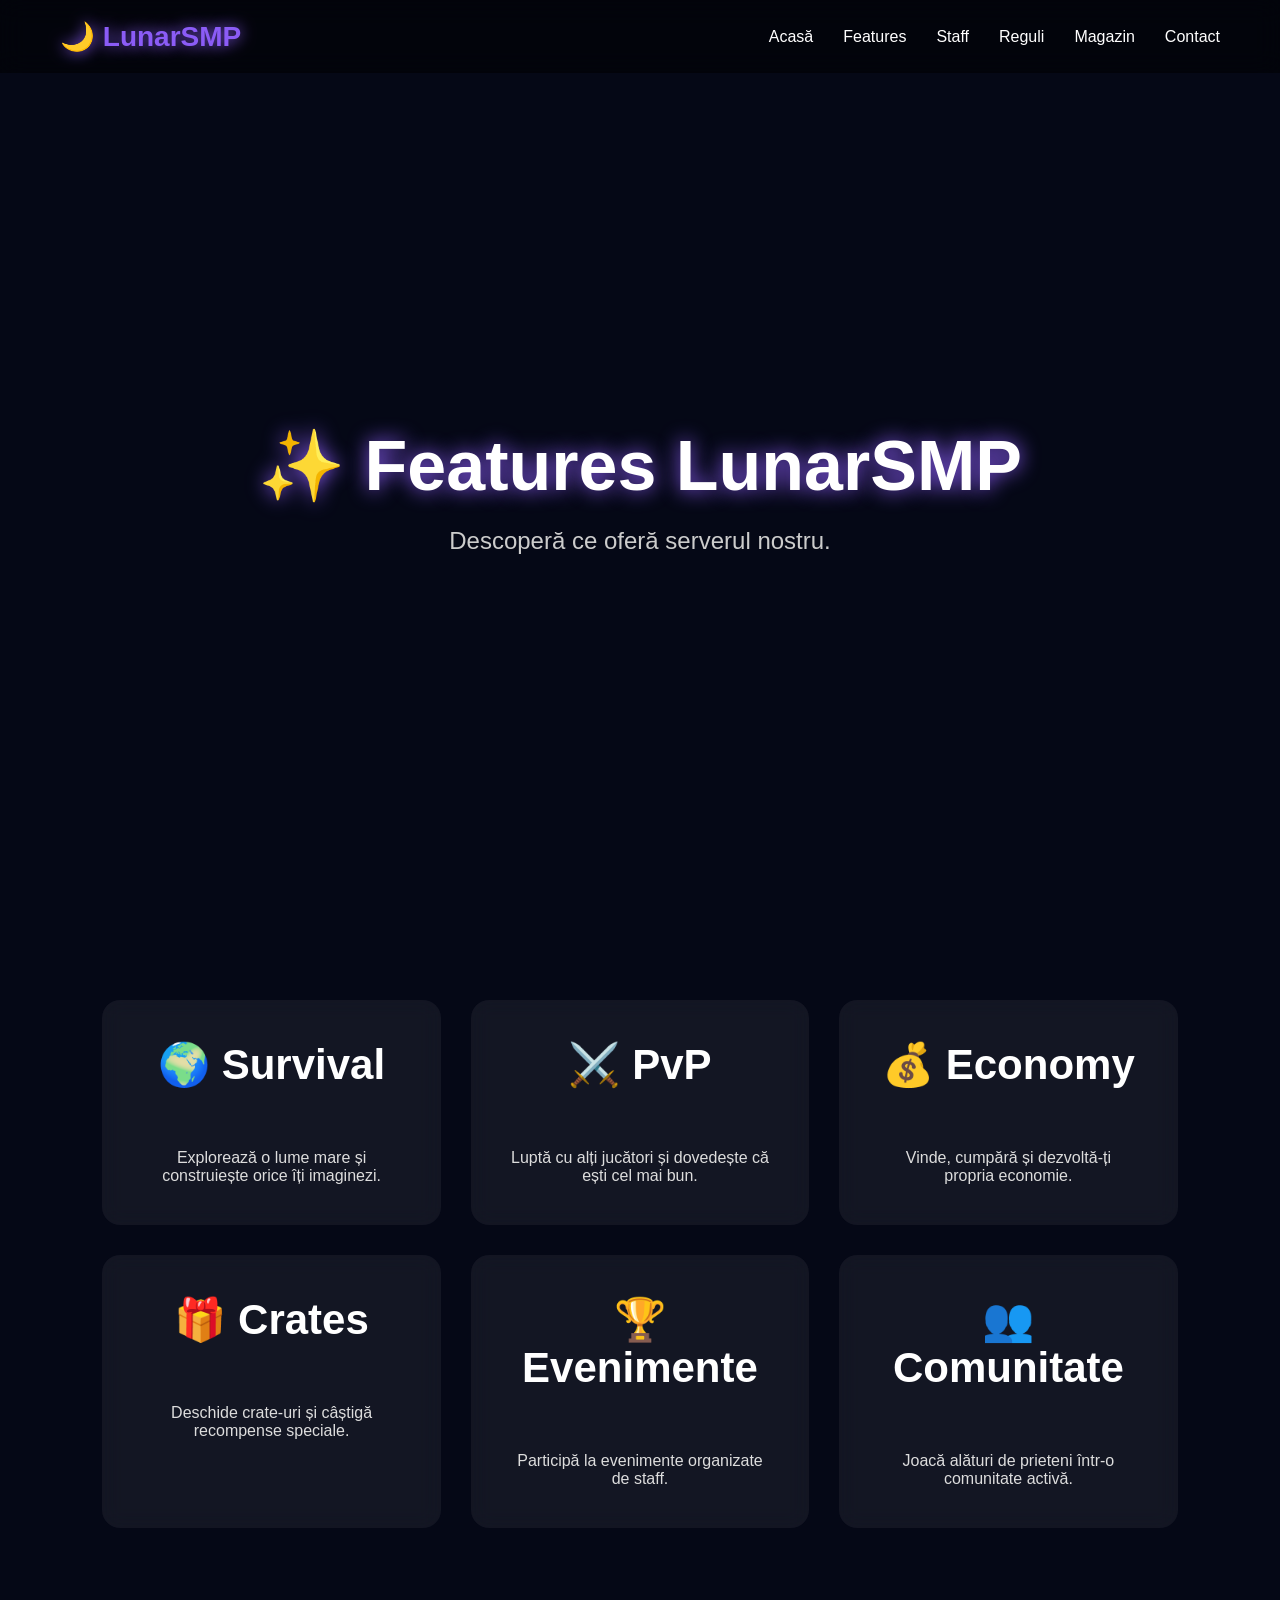
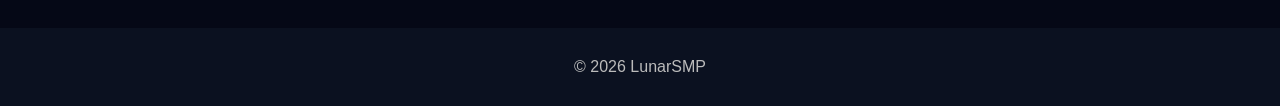
<file: features.html>
<!DOCTYPE html>
<html lang="ro">
<head>
<meta charset="UTF-8">
<meta name="viewport" content="width=device-width, initial-scale=1.0">
<title>Features - LunarSMP</title>
<link rel="stylesheet" href="style.css">
</head>
<body>

<nav>
<div class="logo">🌙 LunarSMP</div>

<ul>
<li><a href="index.html">Acasă</a></li>
<li><a href="features.html">Features</a></li>
<li><a href="staff.html">Staff</a></li>
<li><a href="rules.html">Reguli</a></li>
<li><a href="store.html">Magazin</a></li>
<li><a href="contact.html">Contact</a></li>
</ul>

</nav>

<header style="padding-top:120px;text-align:center;">
<h1>✨ Features LunarSMP</h1>
<p>Descoperă ce oferă serverul nostru.</p>
</header>

<section class="cards">

<div class="card">
<h2>🌍 Survival</h2>
<p>Explorează o lume mare și construiește orice îți imaginezi.</p>
</div>

<div class="card">
<h2>⚔️ PvP</h2>
<p>Luptă cu alți jucători și dovedește că ești cel mai bun.</p>
</div>

<div class="card">
<h2>💰 Economy</h2>
<p>Vinde, cumpără și dezvoltă-ți propria economie.</p>
</div>

<div class="card">
<h2>🎁 Crates</h2>
<p>Deschide crate-uri și câștigă recompense speciale.</p>
</div>

<div class="card">
<h2>🏆 Evenimente</h2>
<p>Participă la evenimente organizate de staff.</p>
</div>

<div class="card">
<h2>👥 Comunitate</h2>
<p>Joacă alături de prieteni într-o comunitate activă.</p>
</div>

</section>

<footer>
<p>© 2026 LunarSMP</p>
</footer>

</body>
</html>
</file>
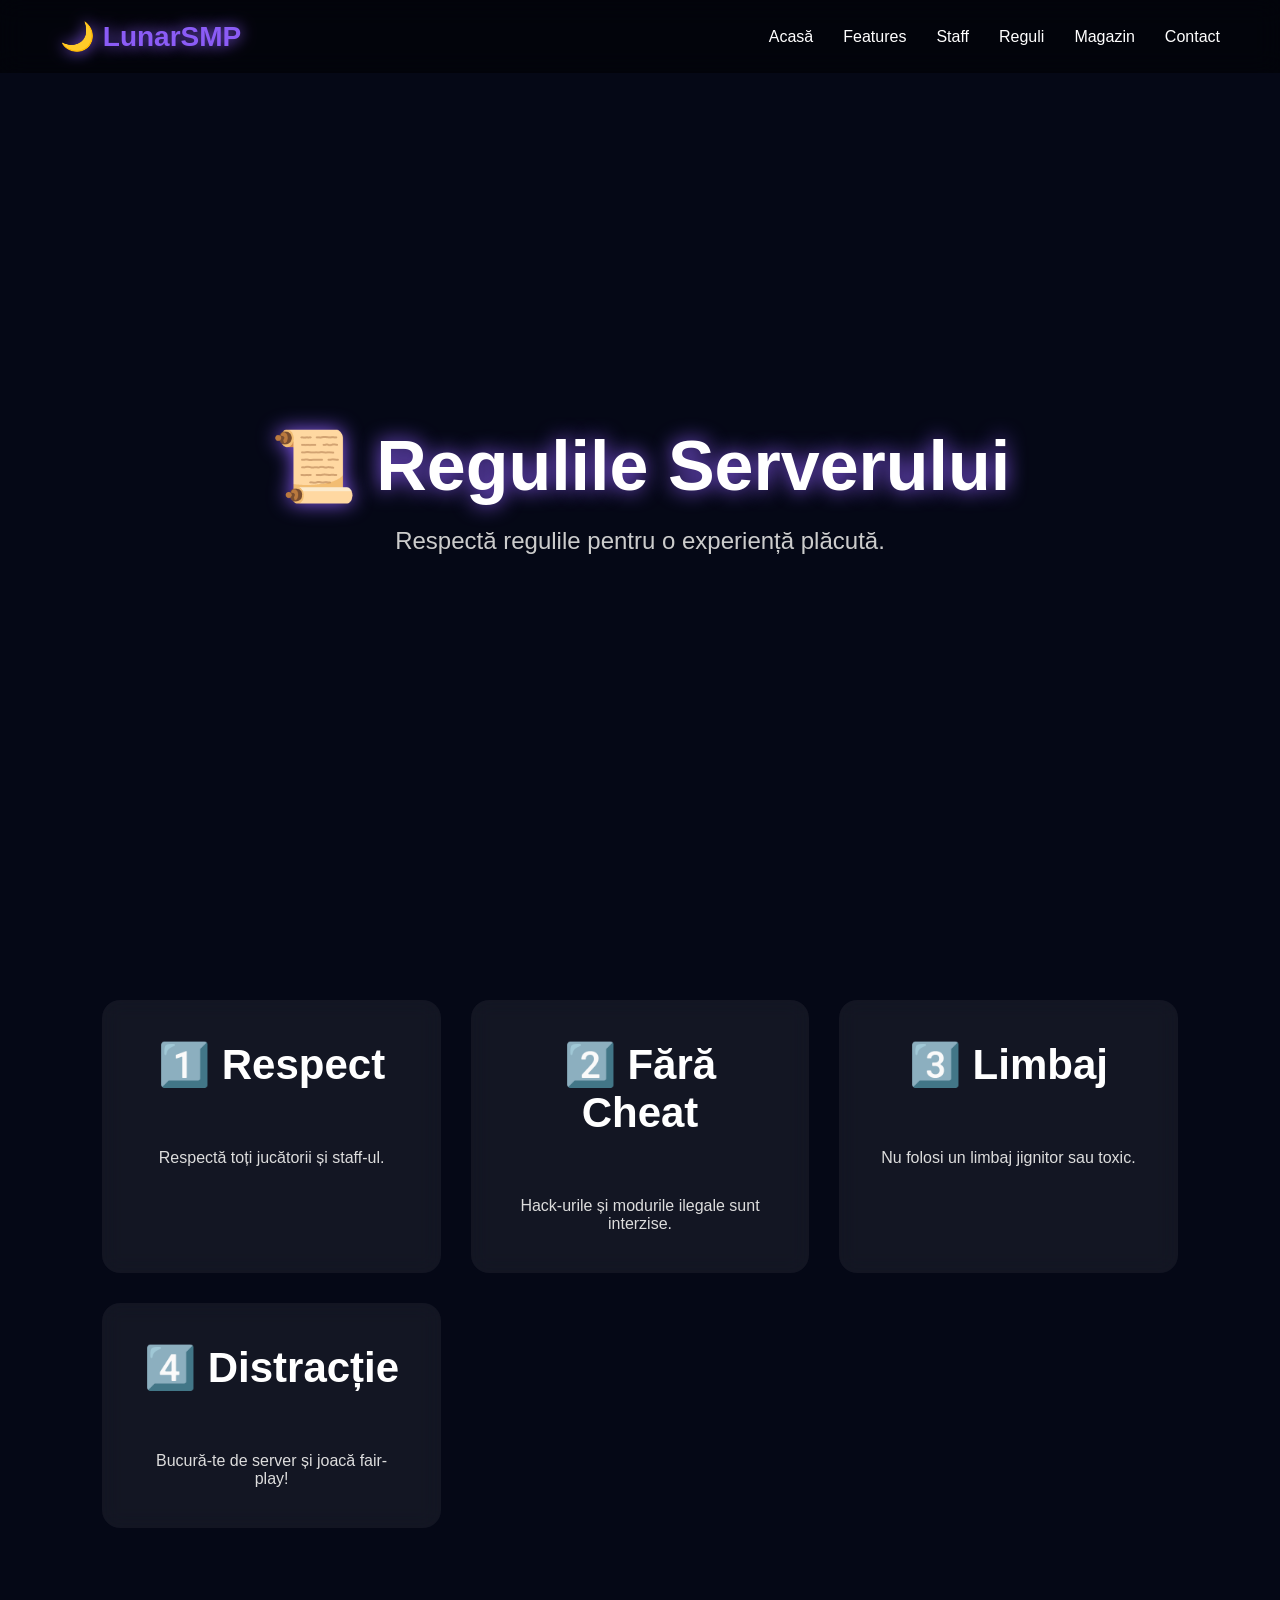
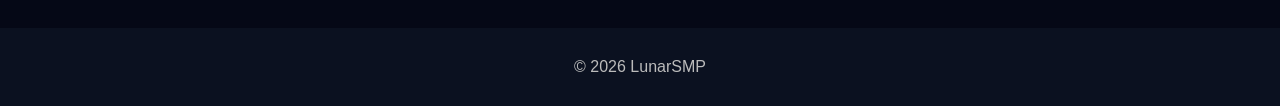
<file: rules.html>
<!DOCTYPE html>
<html lang="ro">
<head>
    <meta charset="UTF-8">
    <meta name="viewport" content="width=device-width, initial-scale=1.0">
    <title>Reguli - LunarSMP</title>
    <link rel="stylesheet" href="style.css">
</head>
<body>

<nav>
    <div class="logo">🌙 LunarSMP</div>
    <ul>
        <li><a href="index.html">Acasă</a></li>
        <li><a href="features.html">Features</a></li>
        <li><a href="staff.html">Staff</a></li>
        <li><a href="rules.html">Reguli</a></li>
        <li><a href="store.html">Magazin</a></li>
        <li><a href="contact.html">Contact</a></li>
    </ul>
</nav>

<header style="padding-top:120px;text-align:center;">
<h1>📜 Regulile Serverului</h1>
<p>Respectă regulile pentru o experiență plăcută.</p>
</header>

<section class="cards">

<div class="card">
<h2>1️⃣ Respect</h2>
<p>Respectă toți jucătorii și staff-ul.</p>
</div>

<div class="card">
<h2>2️⃣ Fără Cheat</h2>
<p>Hack-urile și modurile ilegale sunt interzise.</p>
</div>

<div class="card">
<h2>3️⃣ Limbaj</h2>
<p>Nu folosi un limbaj jignitor sau toxic.</p>
</div>

<div class="card">
<h2>4️⃣ Distracție</h2>
<p>Bucură-te de server și joacă fair-play!</p>
</div>

</section>

<footer>
<p>© 2026 LunarSMP</p>
</footer>

</body>
</html>
</file>
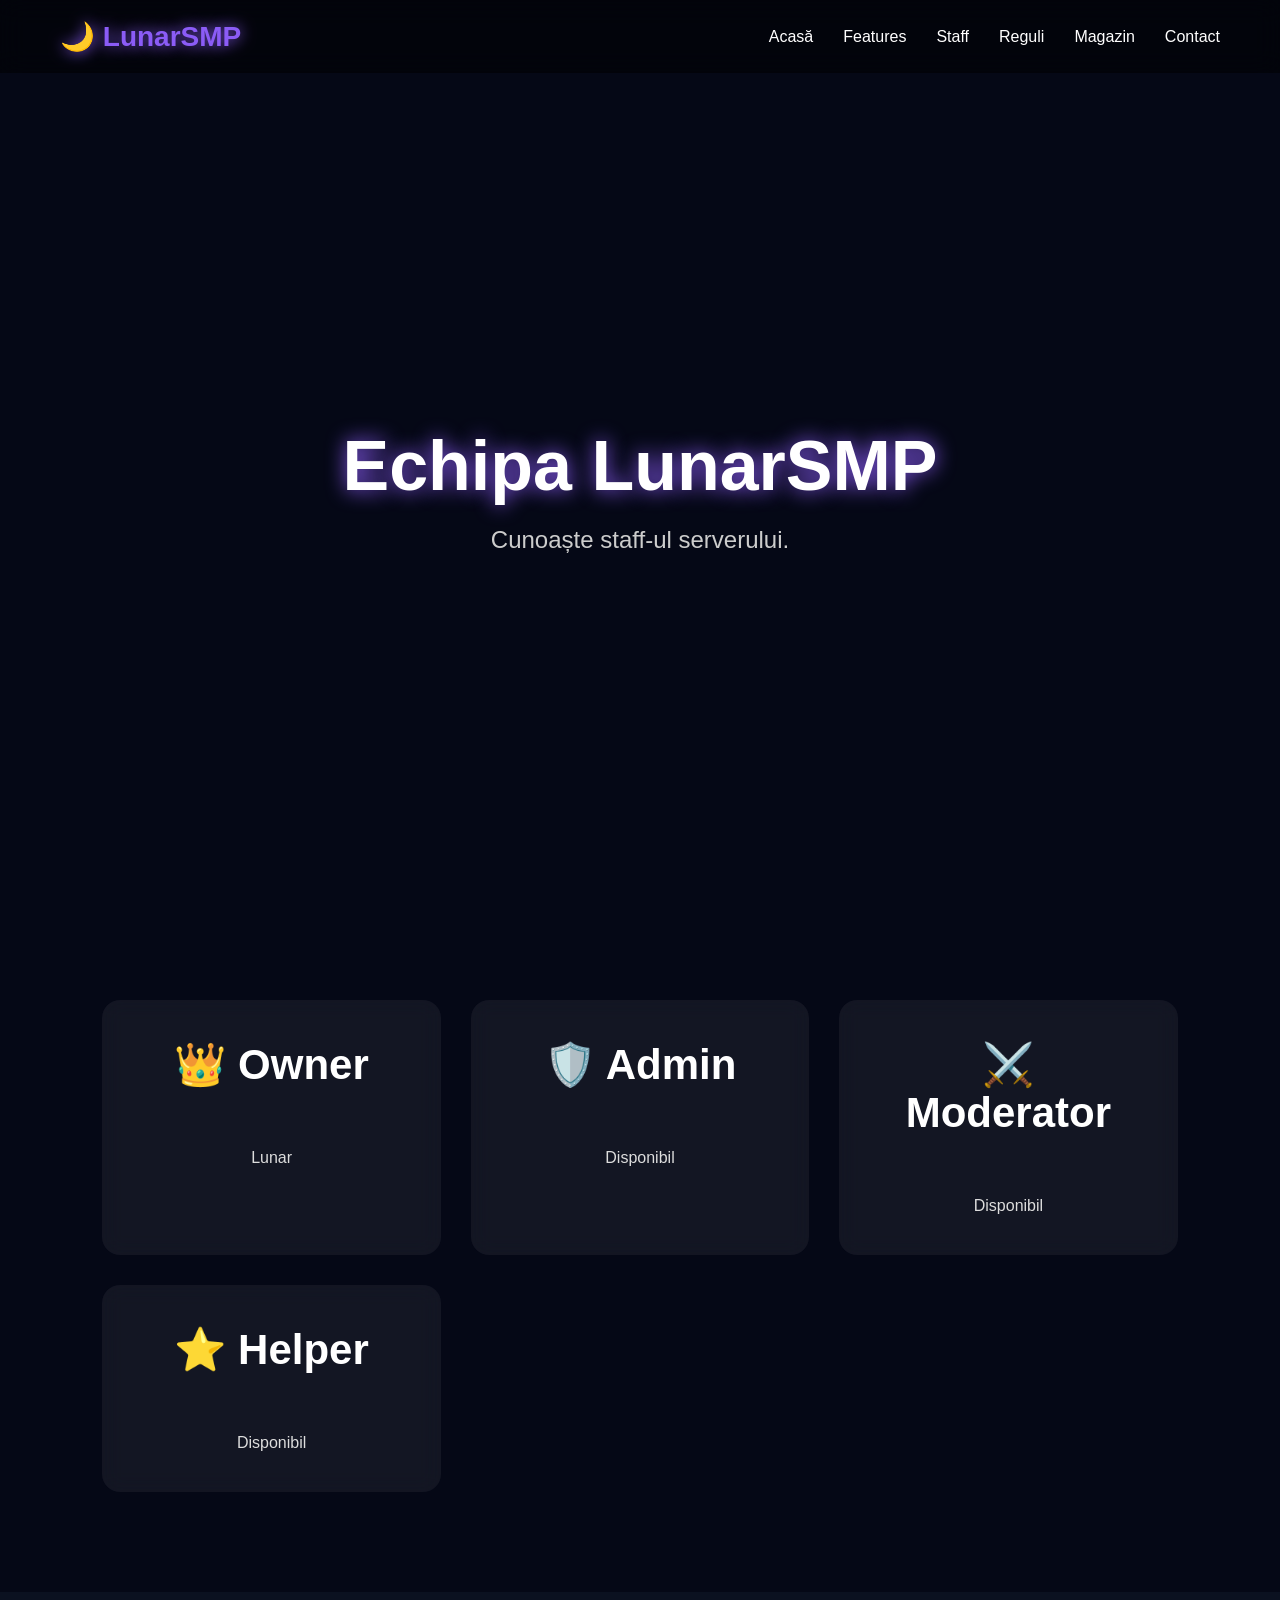
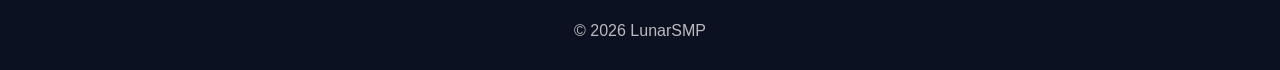
<file: staff.html>
<!DOCTYPE html>
<html lang="ro">
<head>
    <meta charset="UTF-8">
    <meta name="viewport" content="width=device-width, initial-scale=1.0">
    <title>Staff - LunarSMP</title>
    <link rel="stylesheet" href="style.css">
</head>
<body>

<nav>
    <div class="logo">🌙 LunarSMP</div>
    <ul>
        <li><a href="index.html">Acasă</a></li>
        <li><a href="features.html">Features</a></li>
        <li><a href="staff.html">Staff</a></li>
        <li><a href="rules.html">Reguli</a></li>
        <li><a href="store.html">Magazin</a></li>
        <li><a href="contact.html">Contact</a></li>
    </ul>
</nav>

<header style="padding-top:120px;text-align:center;">
    <h1>Echipa LunarSMP</h1>
    <p>Cunoaște staff-ul serverului.</p>
</header>

<section class="cards">

<div class="card">
<h2>👑 Owner</h2>
<p>Lunar</p>
</div>

<div class="card">
<h2>🛡️ Admin</h2>
<p>Disponibil</p>
</div>

<div class="card">
<h2>⚔️ Moderator</h2>
<p>Disponibil</p>
</div>

<div class="card">
<h2>⭐ Helper</h2>
<p>Disponibil</p>
</div>

</section>

<footer>
<p>© 2026 LunarSMP</p>
</footer>

</body>
</html>
</file>
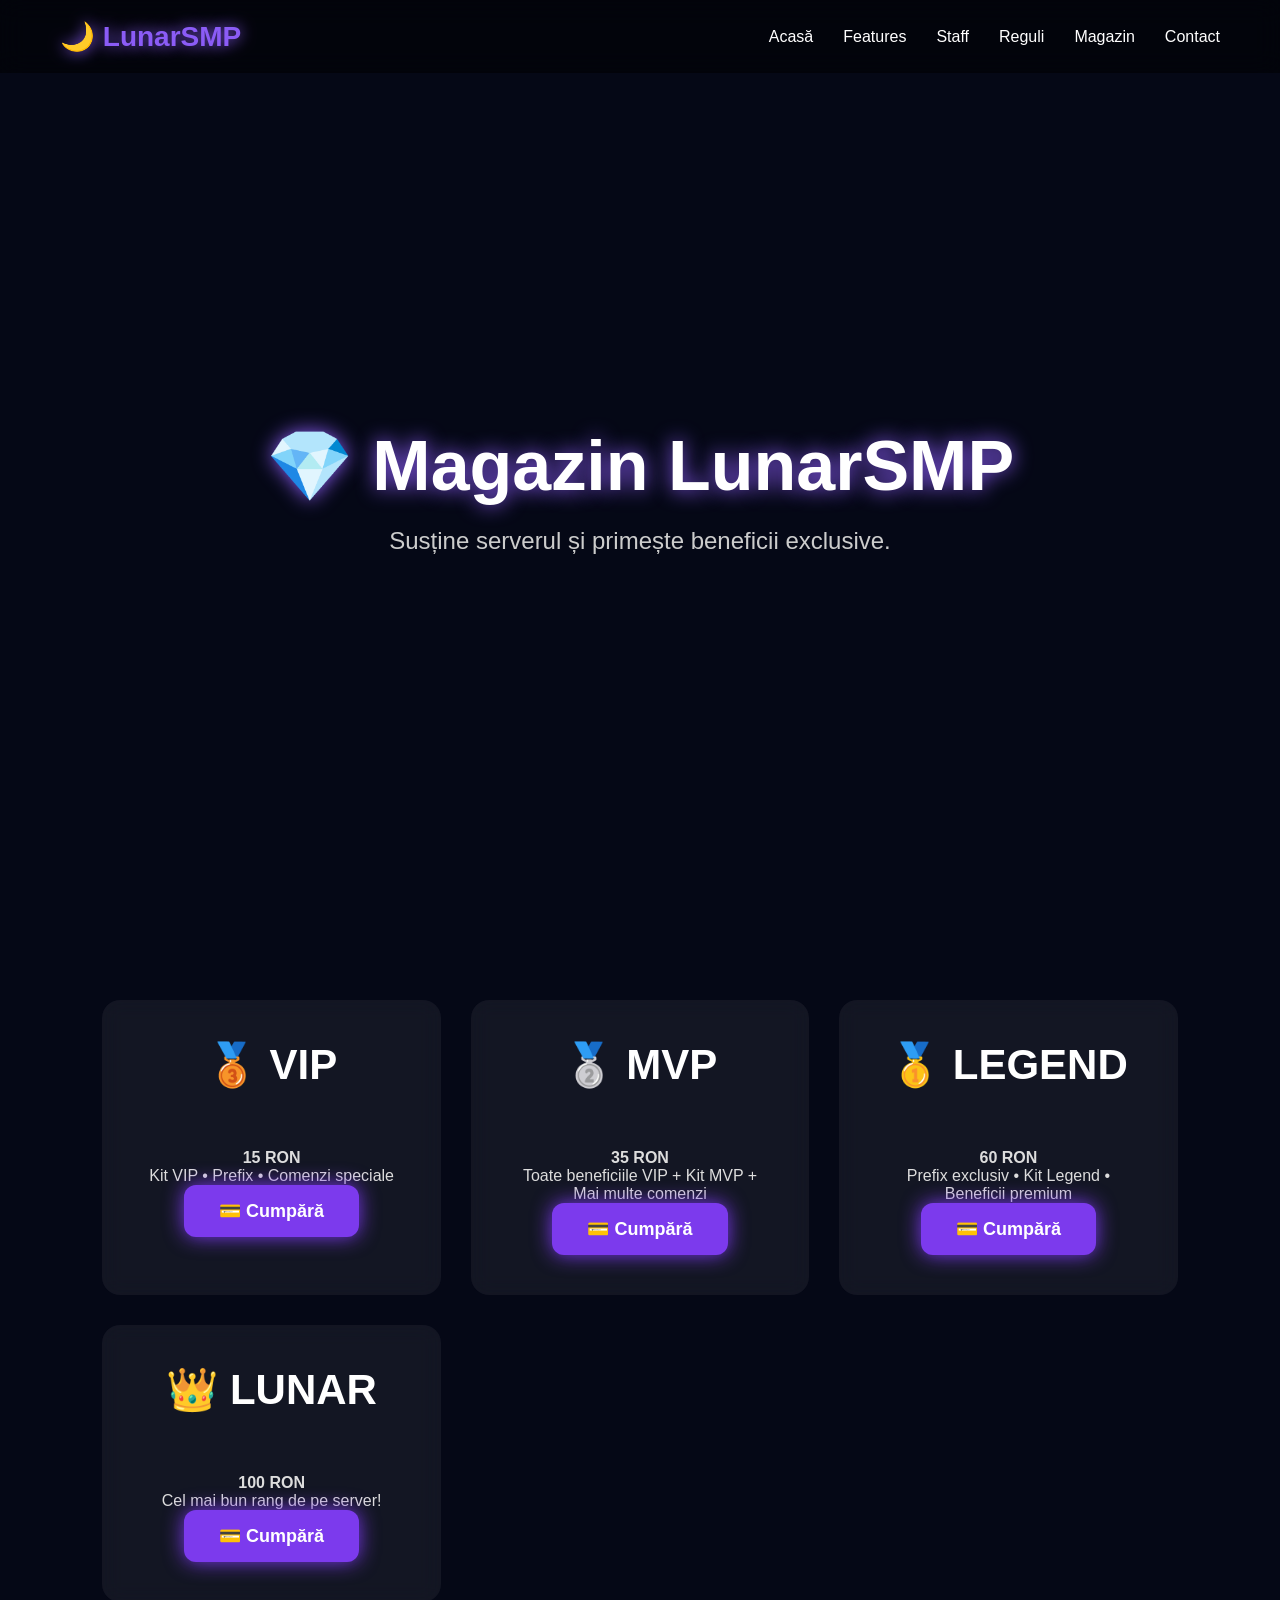
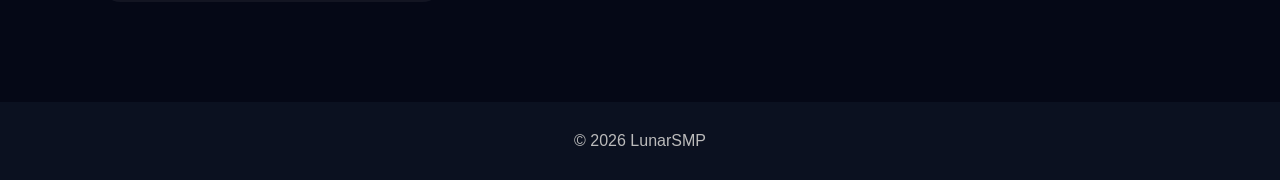
<file: store.html>
<!DOCTYPE html>
<html lang="ro">
<head>
<meta charset="UTF-8">
<meta name="viewport" content="width=device-width, initial-scale=1.0">
<title>Magazin - LunarSMP</title>
<link rel="stylesheet" href="style.css">
</head>
<body>

<nav>
<div class="logo">🌙 LunarSMP</div>

<ul>
<li><a href="index.html">Acasă</a></li>
<li><a href="features.html">Features</a></li>
<li><a href="staff.html">Staff</a></li>
<li><a href="rules.html">Reguli</a></li>
<li><a href="store.html">Magazin</a></li>
<li><a href="contact.html">Contact</a></li>
</ul>

</nav>

<header style="padding-top:120px;text-align:center;">
<h1>💎 Magazin LunarSMP</h1>
<p>Susține serverul și primește beneficii exclusive.</p>
</header>

<section class="cards">

<div class="card">
<h2>🥉 VIP</h2>
<p><b>15 RON</b></p>
<p>Kit VIP • Prefix • Comenzi speciale</p>
<button>💳 Cumpără</button>
</div>

<div class="card">
<h2>🥈 MVP</h2>
<p><b>35 RON</b></p>
<p>Toate beneficiile VIP + Kit MVP + Mai multe comenzi</p>
<button>💳 Cumpără</button>
</div>

<div class="card">
<h2>🥇 LEGEND</h2>
<p><b>60 RON</b></p>
<p>Prefix exclusiv • Kit Legend • Beneficii premium</p>
<button>💳 Cumpără</button>
</div>

<div class="card">
<h2>👑 LUNAR</h2>
<p><b>100 RON</b></p>
<p>Cel mai bun rang de pe server!</p>
<button>💳 Cumpără</button>
</div>

</section>

<footer>
<p>© 2026 LunarSMP</p>
</footer>

</body>
</html>
</file>
<file: style.css>
*{
  margin:0;
  padding:0;
  box-sizing:border-box;
  font-family:'Poppins',sans-serif;
}

body{
  background:#050816;
  color:white;
  overflow-x:hidden;
}

#stars{
  position:fixed;
  width:100%;
  height:100%;
  background:
    radial-gradient(white 1px, transparent 1px),
    radial-gradient(#7c5cff 1px, transparent 1px);
  background-size:50px 50px,120px 120px;
  animation:moveStars 80s linear infinite;
  z-index:-1;
  opacity:.8;
}

@keyframes moveStars{
  from{transform:translateY(0);}
  to{transform:translateY(-1000px);}
}

nav{
  position:fixed;
  top:0;
  width:100%;
  display:flex;
  justify-content:space-between;
  align-items:center;
  padding:20px 60px;
  background:rgba(0,0,0,.5);
  backdrop-filter:blur(12px);
  z-index:999;
}

.logo{
  font-size:28px;
  font-weight:bold;
  color:#8b5cf6;
  text-shadow:0 0 15px #8b5cf6;
}

nav ul{
  display:flex;
  list-style:none;
  gap:30px;
}

nav a{
  color:white;
  text-decoration:none;
  transition:.3s;
}

nav a:hover{
  color:#8b5cf6;
}

header{
  height:100vh;
  display:flex;
  flex-direction:column;
  justify-content:center;
  align-items:center;
  text-align:center;
  padding:20px;
}

header h1{
  font-size:70px;
  text-shadow:0 0 20px #8b5cf6;
}

header p{
  font-size:24px;
  margin:20px;
  color:#ccc;
}

.buttons{
  display:flex;
  gap:20px;
  margin-top:20px;
}

button,.discord{
  padding:15px 35px;
  border:none;
  border-radius:12px;
  cursor:pointer;
  font-size:18px;
  font-weight:bold;
  background:#7c3aed;
  color:white;
  text-decoration:none;
  transition:.3s;
  box-shadow:0 0 20px #7c3aed;
}

button:hover,.discord:hover{
  transform:scale(1.08);
  box-shadow:0 0 35px #a855f7;
}

.status{
  margin-top:40px;
  padding:25px;
  background:rgba(255,255,255,.08);
  border-radius:15px;
  backdrop-filter:blur(10px);
  box-shadow:0 0 20px rgba(124,58,237,.4);
  font-size:22px;
}

section{
  padding:100px 8%;
}

section h2{
  text-align:center;
  font-size:42px;
  margin-bottom:60px;
}

.cards{
  display:grid;
  grid-template-columns:repeat(auto-fit,minmax(250px,1fr));
  gap:30px;
}

.card{
  background:rgba(255,255,255,.06);
  padding:40px;
  border-radius:18px;
  text-align:center;
  transition:.4s;
  backdrop-filter:blur(10px);
}

.card:hover{
  transform:translateY(-12px);
  box-shadow:0 0 30px #7c3aed;
}

.card h3{
  margin:20px 0;
  font-size:26px;
}

.card p{
  color:#ddd;
}

footer{
  text-align:center;
  padding:30px;
  background:#0b1120;
  color:#bbb;
}

@media(max-width:768px){
  nav{
    flex-direction:column;
    padding:20px;
  }

  nav ul{
    flex-wrap:wrap;
    justify-content:center;
    gap:15px;
  }

  header h1{
    font-size:42px;
  }

  header p{
    font-size:18px;
  }

  .buttons{
    flex-direction:column;
  }
}
</file>
